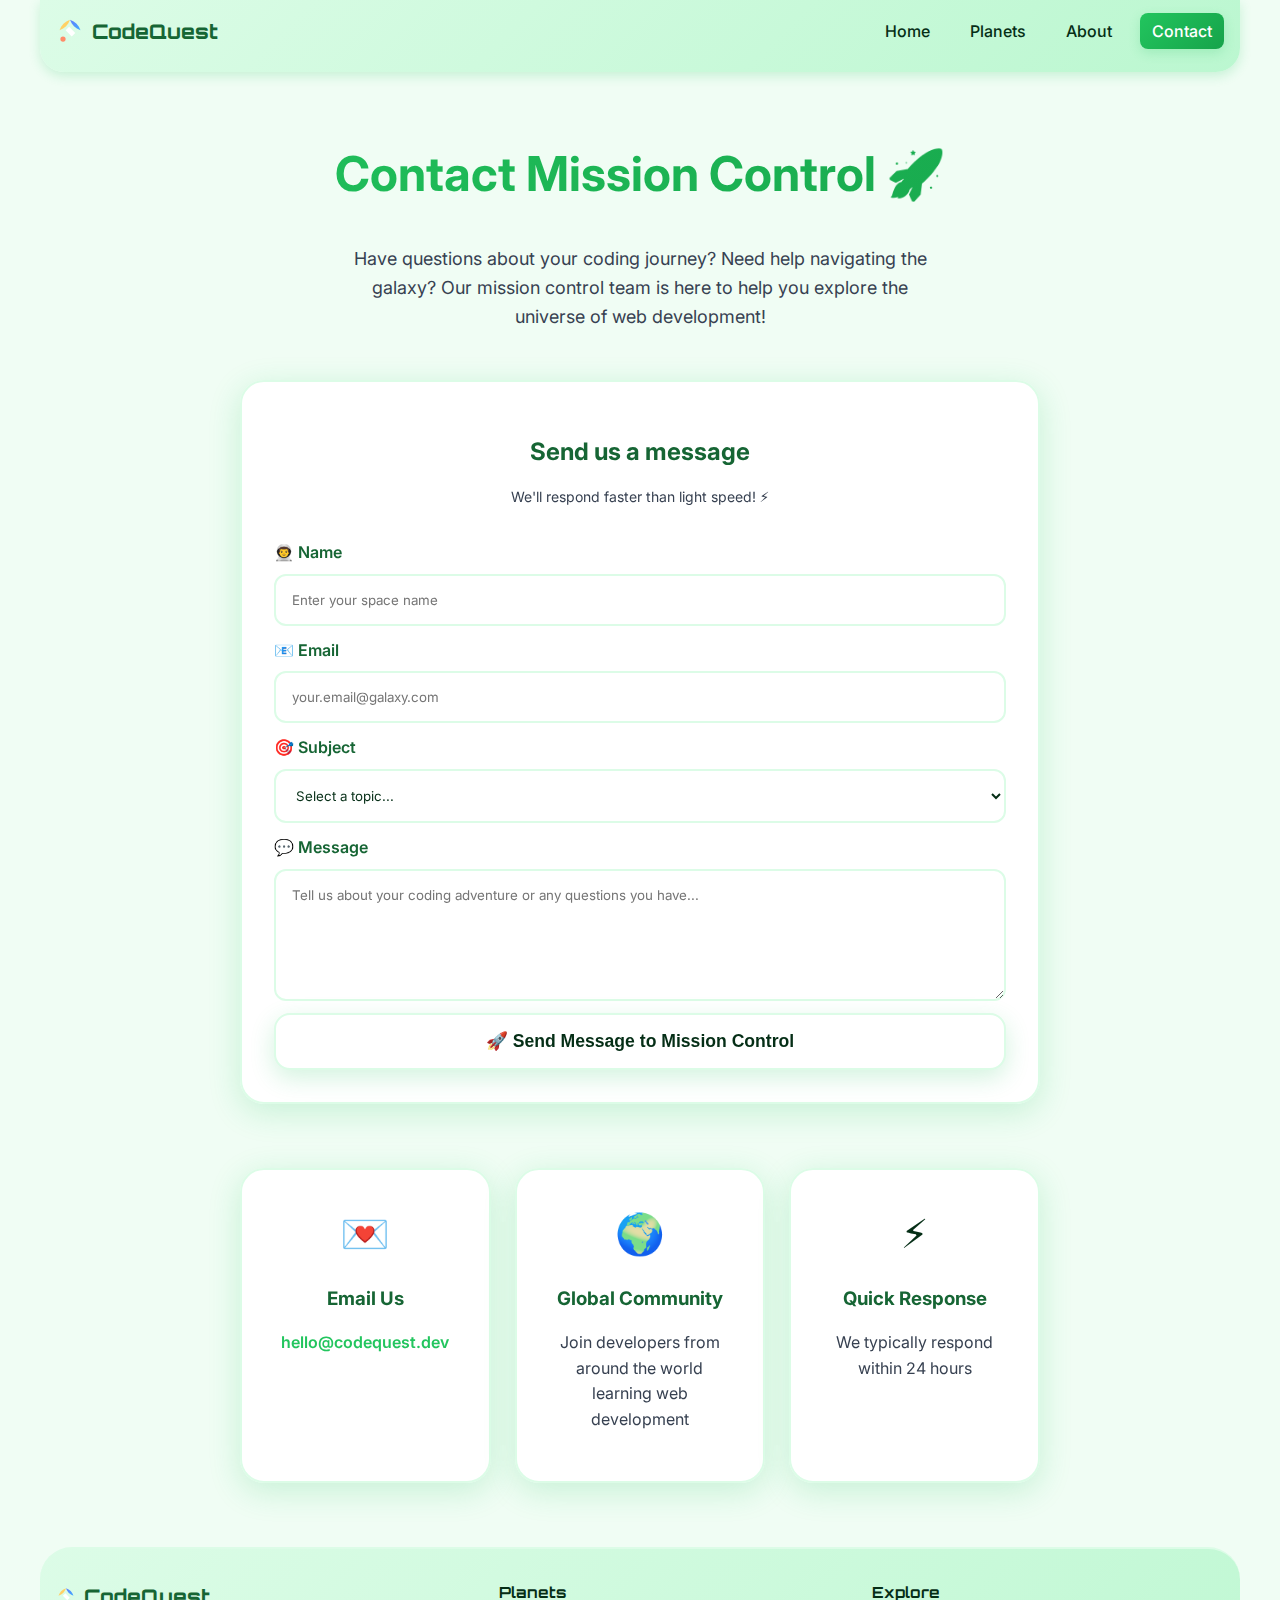
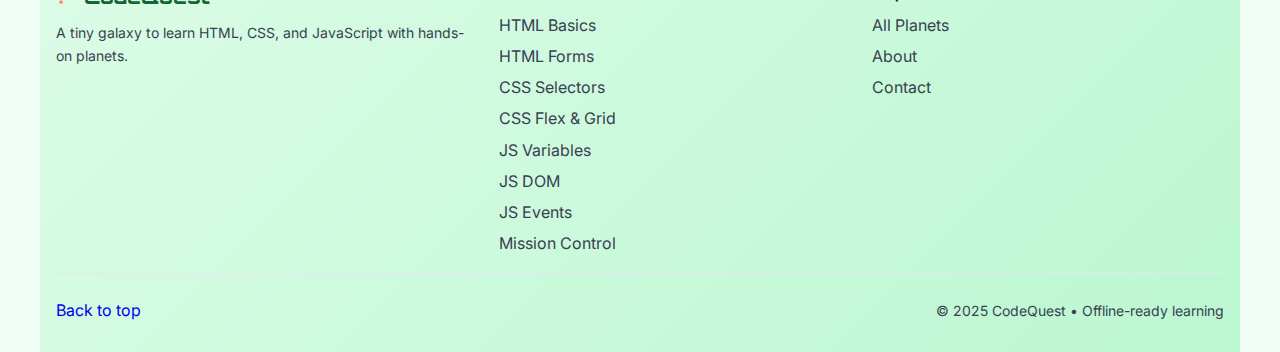
<file: contact.html>
<!DOCTYPE html>
<html lang="en">
  <head>
    <meta charset="utf-8" />
    <meta name="viewport" content="width=device-width, initial-scale=1" />
    <meta name="theme-color" content="#10b981" />
    <title>Contact – CodeQuest</title>
    <link rel="preconnect" href="https://fonts.googleapis.com" />
    <link rel="preconnect" href="https://fonts.gstatic.com" crossorigin />
    <link
      href="https://fonts.googleapis.com/css2?family=Inter:wght@400;600;800&family=Orbitron:wght@600;800&display=swap"
      rel="stylesheet"
    />
    <link rel="stylesheet" href="./css/main.css" />
    <link rel="stylesheet" href="./css/animations.css" />
    <link rel="manifest" href="./manifest.json" />
    <link rel="icon" type="image/svg+xml" href="./assets/icons/rocket.svg" />
  </head>
  <body class="space-texture">
    <a class="skip-link" href="#main">Skip to content</a>
    <header class="site-header container" role="banner">
      <a class="logo" href="./index.html" aria-label="CodeQuest home">
        <img
          src="./assets/icons/rocket.svg"
          alt="CodeQuest rocket logo"
          width="28"
          height="28"
          onerror="this.onerror=null;this.src='https://cdnjs.cloudflare.com/ajax/libs/twemoji/14.0.2/svg/1f680.svg'"
        />
        <span>CodeQuest</span>
      </a>
      <nav aria-label="Primary" class="site-nav">
        <ul>
          <li><a href="./index.html">Home</a></li>
          <li><a href="./index.html#planets">Planets</a></li>
          <li><a href="./about.html">About</a></li>
          <li><a class="active" href="./contact.html">Contact</a></li>
        </ul>
      </nav>
    </header>

    <main id="main" class="container" tabindex="-1">
      <div style="text-align: center; margin-bottom: 3rem">
        <h1
          style="
            background: var(--gradient-primary);
            -webkit-background-clip: text;
            background-clip: text;
            color: transparent;
            font-size: clamp(2rem, 5vw, 3rem);
          "
        >
          Contact Mission Control 🚀
        </h1>
        <p
          style="
            font-size: 1.125rem;
            color: var(--muted);
            max-width: 600px;
            margin: 1rem auto;
          "
        >
          Have questions about your coding journey? Need help navigating the
          galaxy? Our mission control team is here to help you explore the
          universe of web development!
        </p>
      </div>

      <div style="display: grid; gap: 2rem; max-width: 800px; margin: 0 auto">
        <form
          id="contactForm"
          class="card"
          novalidate
          aria-describedby="formNote"
        >
          <div style="text-align: center; margin-bottom: 2rem">
            <h2 style="color: var(--dark-green); margin-bottom: 0.5rem">
              Send us a message
            </h2>
            <p id="formNote" class="tiny" style="color: var(--muted)">
              We'll respond faster than light speed! ⚡
            </p>
          </div>

          <div class="field">
            <label for="name" style="font-weight: 600; color: var(--dark-green)"
              >👨‍🚀 Name</label
            >
            <input
              id="name"
              name="name"
              type="text"
              autocomplete="name"
              placeholder="Enter your space name"
              required
            />
          </div>
          <div class="field">
            <label
              for="email"
              style="font-weight: 600; color: var(--dark-green)"
              >📧 Email</label
            >
            <input
              id="email"
              name="email"
              type="email"
              autocomplete="email"
              placeholder="your.email@galaxy.com"
              required
            />
          </div>
          <div class="field">
            <label
              for="subject"
              style="font-weight: 600; color: var(--dark-green)"
              >🎯 Subject</label
            >
            <select
              id="subject"
              name="subject"
              style="
                background: #ffffff;
                border: 2px solid var(--light-green);
                color: var(--text);
                border-radius: 0.75rem;
                padding: 1rem;
                transition: all 200ms ease;
                font-family: inherit;
                width: 100%;
              "
            >
              <option value="">Select a topic...</option>
              <option value="general">General Question</option>
              <option value="bug">Bug Report</option>
              <option value="feature">Feature Request</option>
              <option value="help">Need Help</option>
              <option value="feedback">Feedback</option>
            </select>
          </div>
          <div class="field">
            <label
              for="message"
              style="font-weight: 600; color: var(--dark-green)"
              >💬 Message</label
            >
            <textarea
              id="message"
              name="message"
              rows="6"
              placeholder="Tell us about your coding adventure or any questions you have..."
              required
            ></textarea>
          </div>
          <button
            class="btn btn-primary"
            type="submit"
            style="width: 100%; justify-content: center; font-size: 1.1rem"
          >
            🚀 Send Message to Mission Control
          </button>
        </form>

        <!-- Contact Info Cards -->
        <div
          style="
            display: grid;
            grid-template-columns: repeat(auto-fit, minmax(250px, 1fr));
            gap: 1.5rem;
            margin-top: 2rem;
          "
        >
          <div class="card" style="text-align: center">
            <div style="font-size: 2.5rem; margin-bottom: 1rem">💌</div>
            <h3 style="color: var(--dark-green); margin-bottom: 1rem">
              Email Us
            </h3>
            <p style="color: var(--muted)">
              <a
                href="mailto:hello@codequest.dev"
                style="
                  color: var(--nebula-purple);
                  text-decoration: none;
                  font-weight: 600;
                "
              >
                hello@codequest.dev
              </a>
            </p>
          </div>

          <div class="card" style="text-align: center">
            <div style="font-size: 2.5rem; margin-bottom: 1rem">🌍</div>
            <h3 style="color: var(--dark-green); margin-bottom: 1rem">
              Global Community
            </h3>
            <p style="color: var(--muted)">
              Join developers from around the world learning web development
            </p>
          </div>

          <div class="card" style="text-align: center">
            <div style="font-size: 2.5rem; margin-bottom: 1rem">⚡</div>
            <h3 style="color: var(--dark-green); margin-bottom: 1rem">
              Quick Response
            </h3>
            <p style="color: var(--muted)">
              We typically respond within 24 hours
            </p>
          </div>
        </div>
      </div>

      <div id="toast" role="status" aria-live="polite" class="toast" hidden>
        <strong>🎉 Message Sent!</strong>
        <span
          >Thanks for reaching out! We'll get back to you in light-years
          😉</span
        >
      </div>
    </main>

    <footer class="site-footer container">
      <div class="footer-grid">
        <div class="footer-col footer-brand">
          <a class="logo" href="./index.html" aria-label="CodeQuest home">
            <img
              src="./assets/icons/rocket.svg"
              alt="CodeQuest rocket logo"
              width="20"
              height="20"
              onerror="this.onerror=null;this.src='https://cdnjs.cloudflare.com/ajax/libs/twemoji/14.0.2/svg/1f680.svg'"
            />
            <span>CodeQuest</span>
          </a>
          <p class="tiny">
            A tiny galaxy to learn HTML, CSS, and JavaScript with hands-on
            planets.
          </p>
        </div>
        <div class="footer-col">
          <h3 class="footer-title">Planets</h3>
          <ul class="footer-links">
            <li><a href="./planets/html-basics.html">HTML Basics</a></li>
            <li><a href="./planets/html-forms.html">HTML Forms</a></li>
            <li><a href="./planets/css-selectors.html">CSS Selectors</a></li>
            <li><a href="./planets/css-flexgrid.html">CSS Flex & Grid</a></li>
            <li><a href="./planets/js-variables.html">JS Variables</a></li>
            <li><a href="./planets/js-dom.html">JS DOM</a></li>
            <li><a href="./planets/js-events.html">JS Events</a></li>
            <li>
              <a href="./planets/mission-control.html">Mission Control</a>
            </li>
          </ul>
        </div>
        <div class="footer-col">
          <h3 class="footer-title">Explore</h3>
          <ul class="footer-links">
            <li><a href="./index.html#planets">All Planets</a></li>
            <li><a href="./about.html">About</a></li>
            <li><a href="./contact.html">Contact</a></li>
          </ul>
        </div>
      </div>
      <div class="footer-bottom">
        <a href="#" class="back-to-top">Back to top</a>
        <p class="tiny">© 2025 CodeQuest • Offline-ready learning</p>
      </div>
    </footer>

    <script type="module" src="./js/galaxy.js"></script>
  </body>
</html>
</file>
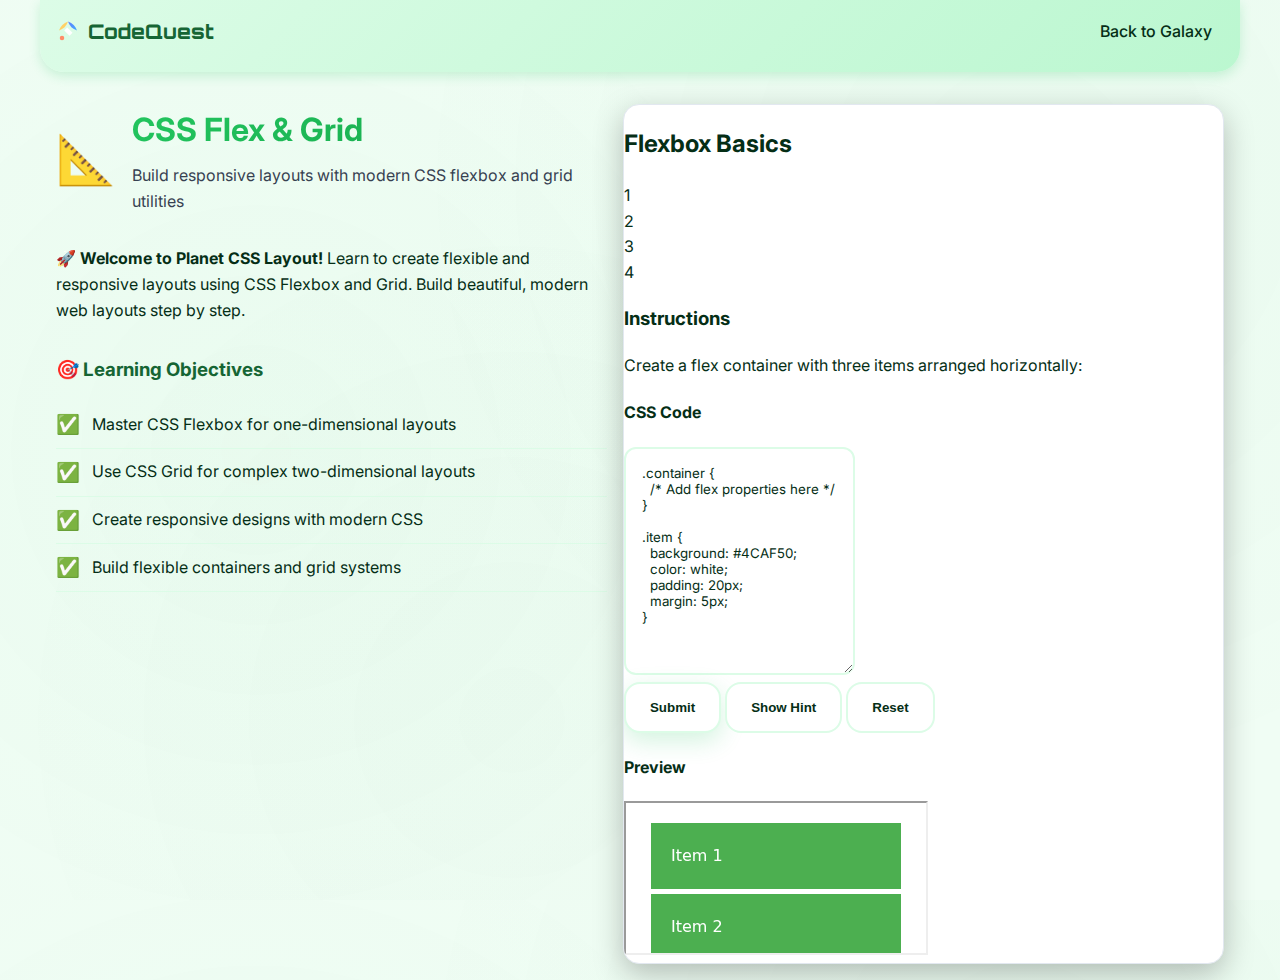
<file: planets/css-flexgrid.html>
<!DOCTYPE html>
<html lang="en">
  <head>
    <meta charset="utf-8" />
    <meta name="viewport" content="width=device-width, initial-scale=1" />
    <title>CSS Flex & Grid – CodeQuest</title>
    <link rel="preconnect" href="https://fonts.googleapis.com" />
    <link rel="preconnect" href="https://fonts.gstatic.com" crossorigin />
    <link
      href="https://fonts.googleapis.com/css2?family=Inter:wght@400;600;800&family=Orbitron:wght@600;800&display=swap"
      rel="stylesheet"
    />
    <link rel="stylesheet" href="../css/main.css" />
    <link rel="stylesheet" href="../css/planets.css" />
    <link rel="manifest" href="../manifest.json" />
    <link rel="icon" type="image/svg+xml" href="../assets/icons/rocket.svg" />
  </head>
  <body>
    <header class="site-header container" role="banner">
      <a class="logo" href="../index.html">
        <img
          src="../assets/icons/rocket.svg"
          alt="CodeQuest rocket logo"
          width="24"
          height="24"
        />
        <span>CodeQuest</span>
      </a>
      <nav class="site-nav" aria-label="Planet">
        <ul>
          <li><a href="../index.html#planets">Back to Galaxy</a></li>
        </ul>
      </nav>
    </header>

    <main class="container split" id="main" tabindex="-1">
      <section
        aria-labelledby="lesson-title"
        class="lesson-content animate-fade-up"
      >
        <div
          style="
            display: flex;
            align-items: center;
            gap: 1rem;
            margin-bottom: 2rem;
          "
        >
          <div style="font-size: 3rem">📐</div>
          <div>
            <h1
              id="lesson-title"
              style="
                background: var(--gradient-primary);
                -webkit-background-clip: text;
                background-clip: text;
                color: transparent;
                margin: 0;
              "
            >
              CSS Flex & Grid
            </h1>
            <p style="color: var(--muted); margin: 0.5rem 0 0">
              Build responsive layouts with modern CSS flexbox and grid
              utilities
            </p>
          </div>
        </div>

        <div class="interactive-demo">
          <p>
            🚀 <strong>Welcome to Planet CSS Layout!</strong> Learn to create
            flexible and responsive layouts using CSS Flexbox and Grid. Build
            beautiful, modern web layouts step by step.
          </p>
        </div>

        <div class="progress-bar">
          <div class="progress-fill" style="width: 25%"></div>
        </div>

        <h3 style="color: var(--dark-green); margin: 2rem 0 1rem">
          🎯 Learning Objectives
        </h3>
        <ul style="list-style: none; padding: 0">
          <li
            style="
              display: flex;
              align-items: center;
              gap: 0.75rem;
              padding: 0.5rem 0;
              border-bottom: 1px solid var(--light-green);
            "
          >
            <span style="color: var(--success); font-size: 1.2rem">✅</span>
            Master CSS Flexbox for one-dimensional layouts
          </li>
          <li
            style="
              display: flex;
              align-items: center;
              gap: 0.75rem;
              padding: 0.5rem 0;
              border-bottom: 1px solid var(--light-green);
            "
          >
            <span style="color: var(--success); font-size: 1.2rem">✅</span>
            Use CSS Grid for complex two-dimensional layouts
          </li>
          <li
            style="
              display: flex;
              align-items: center;
              gap: 0.75rem;
              padding: 0.5rem 0;
              border-bottom: 1px solid var(--light-green);
            "
          >
            <span style="color: var(--success); font-size: 1.2rem">✅</span>
            Create responsive designs with modern CSS
          </li>
          <li
            style="
              display: flex;
              align-items: center;
              gap: 0.75rem;
              padding: 0.5rem 0;
              border-bottom: 1px solid var(--light-green);
            "
          >
            <span style="color: var(--success); font-size: 1.2rem">✅</span>
            Build flexible containers and grid systems
          </li>
        </ul>
      </section>

      <section
        class="editor-wrap"
        aria-label="Interactive CSS Layout Exercises"
      >
        <div class="editor-area">
          <div id="coding-exercises"></div>
        </div>
      </section>
    </main>

    <script type="module" src="../js/galaxy.js"></script>
    <script type="module" src="../js/css-flexgrid.js"></script>
  </body>
</html>
</file>
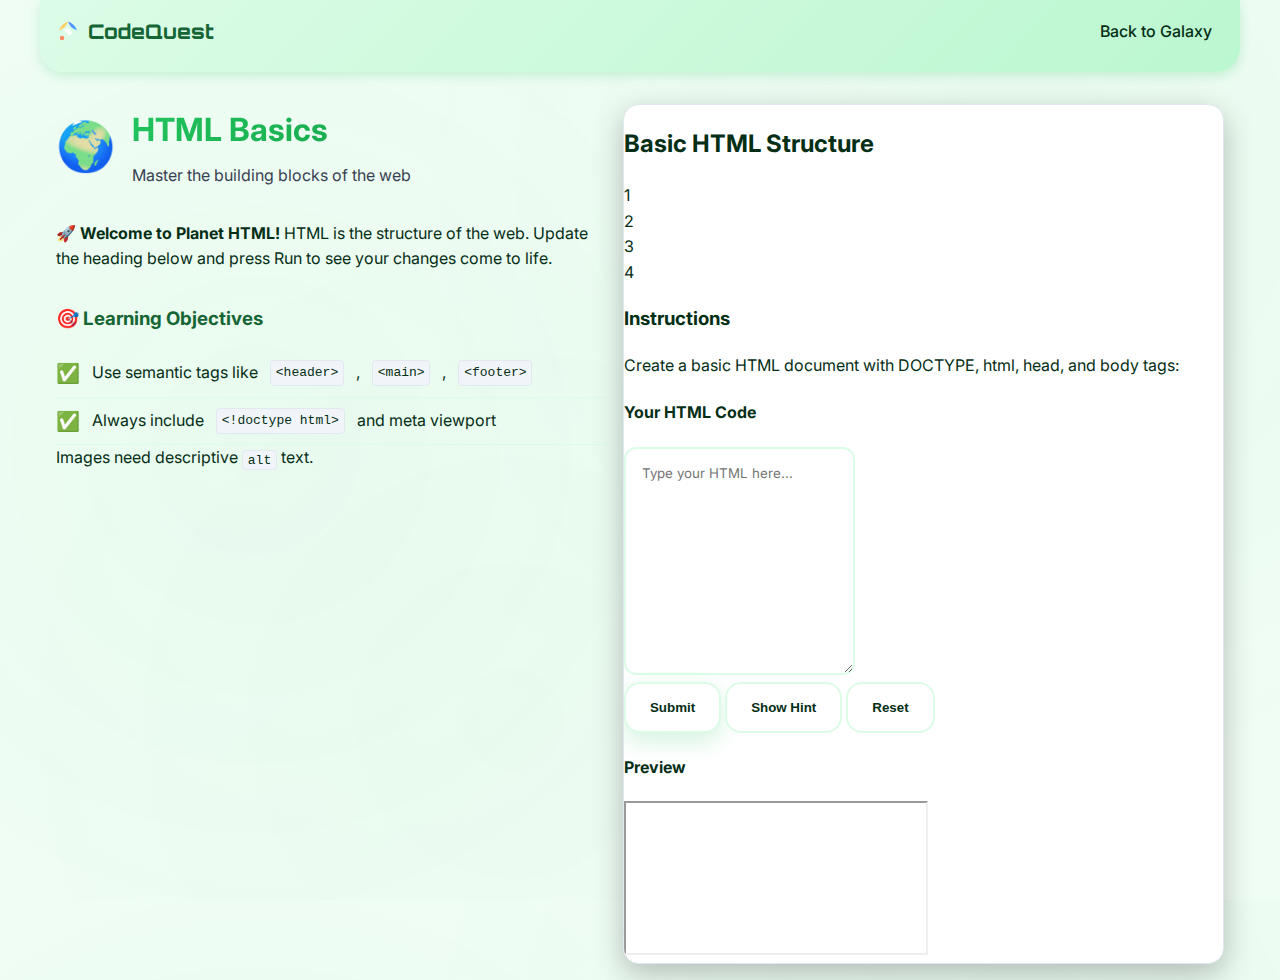
<file: planets/html-basics.html>
<!DOCTYPE html>
<html lang="en">
  <head>
    <meta charset="utf-8" />
    <meta name="viewport" content="width=device-width, initial-scale=1" />
    <title>HTML Basics – CodeQuest</title>
    <link rel="preconnect" href="https://fonts.googleapis.com" />
    <link rel="preconnect" href="https://fonts.gstatic.com" crossorigin />
    <link
      href="https://fonts.googleapis.com/css2?family=Inter:wght@400;600;800&family=Orbitron:wght@600;800&display=swap"
      rel="stylesheet"
    />
    <link rel="stylesheet" href="../css/main.css" />
    <link rel="stylesheet" href="../css/planets.css" />
    <link rel="stylesheet" href="../css/animations.css" />
    <link rel="manifest" href="../manifest.json" />
    <link rel="icon" type="image/svg+xml" href="../assets/icons/rocket.svg" />
  </head>
  <body>
    <header class="site-header container" role="banner">
      <a class="logo" href="../index.html">
        <img
          src="../assets/icons/rocket.svg"
          alt="CodeQuest rocket logo"
          width="24"
          height="24"
        />
        <span>CodeQuest</span>
      </a>
      <nav class="site-nav" aria-label="Planet">
        <ul>
          <li><a href="../index.html#planets">Back to Galaxy</a></li>
        </ul>
      </nav>
    </header>

    <main class="container split" id="main" tabindex="-1">
      <section
        aria-labelledby="lesson-title"
        class="lesson-content animate-fade-up"
      >
        <div
          style="
            display: flex;
            align-items: center;
            gap: 1rem;
            margin-bottom: 2rem;
          "
        >
          <div style="font-size: 3rem">🌍</div>
          <div>
            <h1
              id="lesson-title"
              style="
                background: var(--gradient-primary);
                -webkit-background-clip: text;
                background-clip: text;
                color: transparent;
                margin: 0;
              "
            >
              HTML Basics
            </h1>
            <p style="color: var(--muted); margin: 0.5rem 0 0">
              Master the building blocks of the web
            </p>
          </div>
        </div>

        <div class="interactive-demo">
          <p>
            🚀 <strong>Welcome to Planet HTML!</strong> HTML is the structure of
            the web. Update the heading below and press Run to see your changes
            come to life.
          </p>
        </div>

        <div class="progress-bar">
          <div class="progress-fill" style="width: 25%"></div>
        </div>

        <h3 style="color: var(--dark-green); margin: 2rem 0 1rem">
          🎯 Learning Objectives
        </h3>
        <ul style="list-style: none; padding: 0">
          <li
            style="
              display: flex;
              align-items: center;
              gap: 0.75rem;
              padding: 0.5rem 0;
              border-bottom: 1px solid var(--light-green);
            "
          >
            <span style="color: var(--success); font-size: 1.2rem">✅</span>
            Use semantic tags like <code>&lt;header&gt;</code>,
            <code>&lt;main&gt;</code>, <code>&lt;footer&gt;</code>
          </li>
          <li
            style="
              display: flex;
              align-items: center;
              gap: 0.75rem;
              padding: 0.5rem 0;
              border-bottom: 1px solid var(--light-green);
            "
          >
            <span style="color: var(--success); font-size: 1.2rem">✅</span>
            Always include <code>&lt;!doctype html&gt;</code> and meta viewport
          </li>
          <li>Images need descriptive <code>alt</code> text.</li>
        </ul>
      </section>

      <section class="editor-wrap" aria-label="Interactive HTML Exercises">
        <div class="editor-area">
          <div id="coding-exercises"></div>
        </div>
      </section>
    </main>

    <script type="module" src="../js/galaxy.js"></script>
    <script type="module" src="../js/html-basics.js"></script>
  </body>
</html>
</file>
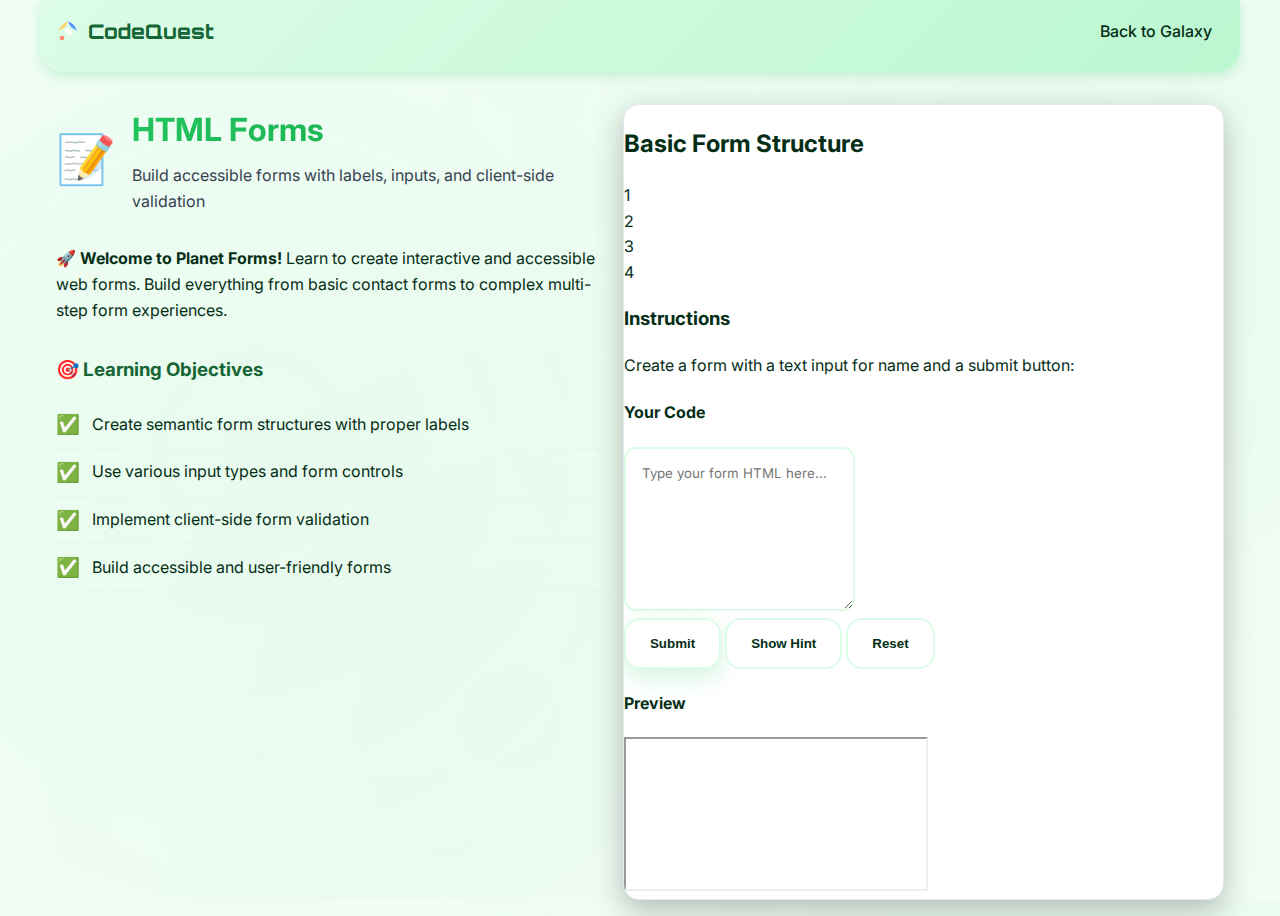
<file: planets/html-forms.html>
<!DOCTYPE html>
<html lang="en">
  <head>
    <meta charset="utf-8" />
    <meta name="viewport" content="width=device-width, initial-scale=1" />
    <title>HTML Forms – CodeQuest</title>
    <link rel="preconnect" href="https://fonts.googleapis.com" />
    <link rel="preconnect" href="https://fonts.gstatic.com" crossorigin />
    <link
      href="https://fonts.googleapis.com/css2?family=Inter:wght@400;600;800&family=Orbitron:wght@600;800&display=swap"
      rel="stylesheet"
    />
    <link rel="stylesheet" href="../css/main.css" />
    <link rel="stylesheet" href="../css/planets.css" />
    <link rel="manifest" href="../manifest.json" />
    <link rel="icon" type="image/svg+xml" href="../assets/icons/rocket.svg" />
  </head>
  <body>
    <header class="site-header container" role="banner">
      <a class="logo" href="../index.html">
        <img
          src="../assets/icons/rocket.svg"
          alt="CodeQuest rocket logo"
          width="24"
          height="24"
        />
        <span>CodeQuest</span>
      </a>
      <nav class="site-nav" aria-label="Planet">
        <ul>
          <li><a href="../index.html#planets">Back to Galaxy</a></li>
        </ul>
      </nav>
    </header>

    <main class="container split" id="main" tabindex="-1">
      <section
        aria-labelledby="lesson-title"
        class="lesson-content animate-fade-up"
      >
        <div
          style="
            display: flex;
            align-items: center;
            gap: 1rem;
            margin-bottom: 2rem;
          "
        >
          <div style="font-size: 3rem">📝</div>
          <div>
            <h1
              id="lesson-title"
              style="
                background: var(--gradient-primary);
                -webkit-background-clip: text;
                background-clip: text;
                color: transparent;
                margin: 0;
              "
            >
              HTML Forms
            </h1>
            <p style="color: var(--muted); margin: 0.5rem 0 0">
              Build accessible forms with labels, inputs, and client-side
              validation
            </p>
          </div>
        </div>

        <div class="interactive-demo">
          <p>
            🚀 <strong>Welcome to Planet Forms!</strong> Learn to create
            interactive and accessible web forms. Build everything from basic
            contact forms to complex multi-step form experiences.
          </p>
        </div>

        <div class="progress-bar">
          <div class="progress-fill" style="width: 25%"></div>
        </div>

        <h3 style="color: var(--dark-green); margin: 2rem 0 1rem">
          🎯 Learning Objectives
        </h3>
        <ul style="list-style: none; padding: 0">
          <li
            style="
              display: flex;
              align-items: center;
              gap: 0.75rem;
              padding: 0.5rem 0;
              border-bottom: 1px solid var(--light-green);
            "
          >
            <span style="color: var(--success); font-size: 1.2rem">✅</span>
            Create semantic form structures with proper labels
          </li>
          <li
            style="
              display: flex;
              align-items: center;
              gap: 0.75rem;
              padding: 0.5rem 0;
              border-bottom: 1px solid var(--light-green);
            "
          >
            <span style="color: var(--success); font-size: 1.2rem">✅</span>
            Use various input types and form controls
          </li>
          <li
            style="
              display: flex;
              align-items: center;
              gap: 0.75rem;
              padding: 0.5rem 0;
              border-bottom: 1px solid var(--light-green);
            "
          >
            <span style="color: var(--success); font-size: 1.2rem">✅</span>
            Implement client-side form validation
          </li>
          <li
            style="
              display: flex;
              align-items: center;
              gap: 0.75rem;
              padding: 0.5rem 0;
              border-bottom: 1px solid var(--light-green);
            "
          >
            <span style="color: var(--success); font-size: 1.2rem">✅</span>
            Build accessible and user-friendly forms
          </li>
        </ul>
      </section>

      <section class="editor-wrap" aria-label="Interactive HTML Form Exercises">
        <div class="editor-area">
          <div id="coding-exercises"></div>
        </div>
      </section>
    </main>

    <script type="module" src="../js/galaxy.js"></script>
    <script type="module" src="../js/html-forms.js"></script>
  </body>
</html>
</file>
<file: css/main.css>
:root {
  /* Enhanced Green Space Theme */
  --space-black: #f0fdf4; /* page background - very light green */
  --nebula-purple: #22c55e; /* green-500 - primary green */
  --aurora-cyan: #16a34a; /* green-600 - secondary green */
  --aurora-cyan-strong: #15803d; /* green-700 for better contrast */
  --cosmic-gold: #fbbf24; /* amber-400 - complementary accent */
  --text: #052e16; /* dark green text */
  --muted: #374151; /* gray-700 for better contrast */
  --bg: var(--space-black);
  --surface: #ffffff; /* cards and panels */
  --focus: #22c55e; /* focus to match primary */
  --light-green: #dcfce7; /* green-100 for subtle backgrounds */
  --dark-green: #166534; /* green-800 for emphasis */
  --success: #10b981; /* emerald-500 for success states */
  --gradient-primary: linear-gradient(135deg, #22c55e, #16a34a);
  --gradient-secondary: linear-gradient(135deg, #dcfce7, #bbf7d0);
  --shadow-green: rgba(34, 197, 94, 0.2);
  --shadow-dark: rgba(0, 0, 0, 0.1);
}

* {
  box-sizing: border-box;
}
html,
body {
  height: 100%;
}
body {
  margin: 0;
  font-family: Inter, system-ui, -apple-system, Segoe UI, Roboto,
    "Helvetica Neue", Arial, sans-serif;
  color: var(--text);
  background: var(--bg);
  line-height: 1.6;
  /* Add subtle green gradient background */
  background-image: radial-gradient(
      circle at 20% 50%,
      rgba(34, 197, 94, 0.03) 0%,
      transparent 50%
    ),
    radial-gradient(
      circle at 80% 20%,
      rgba(22, 163, 74, 0.03) 0%,
      transparent 50%
    ),
    radial-gradient(
      circle at 40% 80%,
      rgba(21, 128, 61, 0.02) 0%,
      transparent 50%
    );
}

img {
  max-width: 100%;
  display: block;
}
:focus {
  outline: 2px solid var(--focus);
  outline-offset: 2px;
}
:focus:not(:focus-visible) {
  outline: none;
}
:focus-visible {
  outline: 2px solid var(--aurora-cyan);
  outline-offset: 2px;
}

.container {
  max-width: 1200px;
  margin-inline: auto;
  padding: 1rem;
}
.skip-link {
  position: absolute;
  left: -9999px;
  top: auto;
  width: 1px;
  height: 1px;
  overflow: hidden;
}
.skip-link:focus {
  left: 1rem;
  top: 1rem;
  width: auto;
  height: auto;
  background: #000;
  color: #fff;
  padding: 0.5rem 1rem;
  border-radius: 0.5rem;
  z-index: 1000;
}

.site-header {
  display: flex;
  align-items: center;
  justify-content: space-between;
  gap: 1rem;
  padding: 1rem 1rem 1.5rem;
  background: var(--gradient-secondary);
  border-radius: 0 0 1.5rem 1.5rem;
  margin-bottom: 1rem;
  box-shadow: 0 4px 12px var(--shadow-green);
}
.logo {
  display: inline-flex;
  align-items: center;
  gap: 0.5rem;
  font-family: Orbitron, Inter, sans-serif;
  font-weight: 800;
  font-size: 1.25rem;
  color: var(--dark-green);
  text-decoration: none;
  transition: transform 200ms ease, color 200ms ease;
}
.logo:hover {
  transform: scale(1.05);
  color: var(--nebula-purple);
}
.site-nav ul {
  display: flex;
  gap: 1rem;
  list-style: none;
  margin: 0;
  padding: 0;
}
.site-nav a {
  color: var(--text);
  text-decoration: none;
  padding: 0.5rem 0.75rem;
  border-radius: 0.5rem;
  transition: all 200ms ease;
  font-weight: 500;
}
.site-nav a:hover,
.site-nav a.active {
  background: var(--gradient-primary);
  color: white;
  transform: translateY(-1px);
  box-shadow: 0 4px 12px var(--shadow-green);
}

.hero {
  position: relative;
  min-height: 60vh;
  display: grid;
  place-items: center;
  margin: 2rem 0;
  border-radius: 2rem;
  overflow: hidden;
  box-shadow: 0 8px 32px var(--shadow-dark);
}
.hero-bg {
  position: absolute;
  inset: 0;
  background-image: var(--bg);
  background-size: cover;
  background-position: center;
  /* Subtle color correction for better clarity and depth */
  filter: brightness(0.92) saturate(1.15) contrast(1.1) hue-rotate(-4deg);
}
.hero::after {
  content: "";
  position: absolute;
  inset: 0;
  background: linear-gradient(
    135deg,
    rgba(34, 197, 94, 0.15),
    rgba(22, 163, 74, 0.25),
    rgba(220, 252, 231, 0.4)
  );
}
.hero-inner {
  position: relative;
  text-align: center;
  padding: 4rem 1rem;
}
.hero h1 {
  font-family: Orbitron, Inter, sans-serif;
  font-size: clamp(2rem, 5vw, 3rem);
  margin: 0.25rem 0;
}
.hero p {
  color: var(--muted);
  margin: 0 0 1rem;
}

.btn {
  display: inline-flex;
  align-items: center;
  gap: 0.5rem;
  border: 1px solid #cbd5e1;
  color: #0f172a;
  background: #ffffff;
  padding: 0.75rem 1rem;
  border-radius: 0.75rem;
  cursor: pointer;
  transition: color 160ms ease, border-color 160ms ease, box-shadow 160ms ease,
    background-color 160ms ease, transform 120ms ease;
}
.btn:hover {
  background: #f8fafc;
  color: var(--aurora-cyan-strong);
  border-color: var(--nebula-purple);
}
.btn-primary {
  background: var(--gradient-primary);
  border: none;
  color: #ffffff;
  font-weight: 700;
  box-shadow: 0 8px 25px var(--shadow-green);
  position: relative;
  overflow: hidden;
}
.btn-primary::before {
  content: "";
  position: absolute;
  top: 0;
  left: -100%;
  width: 100%;
  height: 100%;
  background: linear-gradient(
    90deg,
    transparent,
    rgba(255, 255, 255, 0.3),
    transparent
  );
  transition: left 0.5s;
}
.btn-primary:hover::before {
  left: 100%;
}
.btn-primary:hover {
  background: linear-gradient(135deg, var(--aurora-cyan), var(--nebula-purple));
  transform: translateY(-2px);
  box-shadow: 0 12px 30px var(--shadow-green);
}
.btn:active,
.btn-primary:active {
  transform: translateY(0);
}

.section-title {
  font-family: Orbitron, Inter, sans-serif;
  margin-top: 2rem;
}
.planet-grid {
  display: grid;
  grid-template-columns: repeat(auto-fit, minmax(220px, 1fr));
  gap: 1rem;
  margin: 1rem 0 3rem;
}
.planet-card {
  display: flex;
  flex-direction: column;
  background: var(--surface);
  border: 2px solid transparent;
  border-radius: 1.5rem;
  overflow: hidden;
  text-decoration: none;
  color: inherit;
  transition: all 300ms ease;
  box-shadow: 0 4px 20px var(--shadow-dark);
  position: relative;
}
.planet-card::before {
  content: "";
  position: absolute;
  inset: 0;
  border-radius: 1.5rem;
  padding: 2px;
  background: var(--gradient-primary);
  mask: linear-gradient(#fff 0 0) content-box, linear-gradient(#fff 0 0);
  mask-composite: xor;
  opacity: 0;
  transition: opacity 300ms ease;
}
.planet-card:hover::before {
  opacity: 1;
}
.planet-card:hover {
  transform: translateY(-8px) scale(1.02);
  box-shadow: 0 12px 40px var(--shadow-green);
  border-color: var(--nebula-purple);
}
.planet-card img {
  aspect-ratio: 16/9;
  object-fit: cover;
}
.card-meta {
  display: flex;
  align-items: center;
  justify-content: space-between;
  padding: 0.75rem 1rem;
}
.card-meta h3 {
  margin: 0;
  font-size: 1rem;
}
.ring {
  --size: 32px;
  inline-size: var(--size);
  block-size: var(--size);
  border-radius: 50%;
  border: 3px solid var(--light-green);
  position: relative;
  background: var(--gradient-secondary);
  display: grid;
  place-items: center;
  transition: all 200ms ease;
}
.ring::after {
  content: attr(data-progress) "%";
  position: absolute;
  inset: 0;
  display: grid;
  place-items: center;
  font-size: 0.625rem;
  font-weight: 600;
  color: var(--dark-green);
}
.planet-card:hover .ring {
  border-color: var(--success);
  background: var(--gradient-primary);
}
.planet-card:hover .ring::after {
  color: white;
}

.site-footer {
  border-top: 2px solid var(--light-green);
  padding: 2rem 1rem 1rem;
  margin-top: 3rem;
  color: var(--muted);
  background: var(--gradient-secondary);
  border-radius: 2rem 2rem 0 0;
}
.site-footer .footer-grid {
  display: grid;
  gap: 1rem 1.25rem;
}
@media (min-width: 720px) {
  .site-footer .footer-grid {
    grid-template-columns: 1.2fr 1fr 1fr;
    align-items: start;
  }
}
.footer-col .footer-title,
.site-footer .footer-title {
  margin: 0 0 0.5rem 0;
  font-family: Orbitron, Inter, sans-serif;
  font-size: 0.95rem;
  color: var(--text);
}
.footer-links {
  list-style: none;
  margin: 0;
  padding: 0;
  display: grid;
  gap: 0.35rem 0.75rem;
}
.footer-links a {
  color: inherit;
  text-decoration: none;
}
.footer-links a:hover {
  color: var(--aurora-cyan-strong);
}
.footer-brand p {
  margin: 0.5rem 0 0.75rem;
}
.footer-bottom {
  display: flex;
  align-items: center;
  justify-content: space-between;
  gap: 0.5rem;
  border-top: 1px solid #e2e8f0;
  margin-top: 1rem;
  padding-top: 0.75rem;
}
.back-to-top {
  text-decoration: none;
}
.back-to-top:hover {
  color: var(--aurora-cyan-strong);
}
.social {
  margin-top: 0.25rem;
}
.site-footer .inline a {
  color: inherit;
  text-decoration: none;
}
.site-footer .inline a:hover {
  color: var(--aurora-cyan-strong);
}
.inline {
  display: flex;
  flex-wrap: wrap;
  gap: 0.75rem;
  list-style: none;
  margin: 0;
  padding: 0;
}
.tiny {
  font-size: 0.875rem;
  color: var(--muted);
}

/* Contact */
.space-texture {
  background-image: url("https://source.unsplash.com/featured/?green,texture");
  /* url("https://images.unsplash.com/photo-1501785888041-af3ef285b470?auto=format&fit=crop&w=1600&q=60"); */
  background-size: cover;
  background-attachment: fixed;
}
.card {
  background: rgba(255, 255, 255, 0.95);
  border: 2px solid var(--light-green);
  border-radius: 1.5rem;
  padding: 2rem;
  backdrop-filter: blur(12px);
  box-shadow: 0 8px 32px var(--shadow-green);
  transition: all 300ms ease;
}
.card:hover {
  border-color: var(--nebula-purple);
  transform: translateY(-4px);
  box-shadow: 0 12px 40px var(--shadow-green);
}
.field {
  display: flex;
  flex-direction: column;
  gap: 0.5rem;
  margin: 0.75rem 0;
}
input,
textarea {
  background: #ffffff;
  border: 2px solid var(--light-green);
  color: var(--text);
  border-radius: 0.75rem;
  padding: 1rem;
  transition: all 200ms ease;
  font-family: inherit;
}
input:focus,
textarea:focus {
  border-color: var(--nebula-purple);
  box-shadow: 0 0 0 3px var(--shadow-green);
  outline: none;
}
.toast {
  position: fixed;
  top: 50%;
  left: 50%;
  transform: translate(-50%, -50%);
  background: #ffffff;
  border: 1px solid #a7f3d0;
  padding: 1rem 1.25rem;
  border-radius: 0.75rem;
  box-shadow: 0 18px 40px rgba(0, 0, 0, 0.18),
    0 0 0 3px rgba(16, 185, 129, 0.15);
  color: #0b1e14;
  text-align: center;
  min-width: 260px;
  max-width: min(90vw, 480px);
  z-index: 1000;
}
.toast strong {
  display: block;
  margin-bottom: 0.25rem;
  color: #15803d; /* deep green accent */
}
.toast.show {
  animation: toast-pop 220ms ease-out;
}
@keyframes toast-pop {
  from {
    opacity: 0;
    transform: translate(-50%, -46%) scale(0.96);
  }
  to {
    opacity: 1;
    transform: translate(-50%, -50%) scale(1);
  }
}

/* About */
.team-grid {
  display: grid;
  grid-template-columns: repeat(auto-fit, minmax(260px, 1fr));
  gap: 1.5rem;
  margin: 2rem 0;
}
.team-card {
  display: flex;
  gap: 1rem;
  align-items: center;
  background: var(--surface);
  border: 2px solid var(--light-green);
  border-radius: 1rem;
  padding: 1.5rem;
  transition: all 300ms ease;
  box-shadow: 0 4px 20px var(--shadow-dark);
}
.team-card:hover {
  border-color: var(--nebula-purple);
  transform: translateY(-4px);
  box-shadow: 0 8px 30px var(--shadow-green);
}
.team-card img {
  width: 56px;
  height: 56px;
  border-radius: 50%;
  object-fit: cover;
}
.timeline {
  margin: 2rem 0;
}
svg text {
  fill: var(--muted);
  font-size: 0.75rem;
}

/* Planet pages */
.split {
  display: grid;
  gap: 1rem;
}
@media (min-width: 960px) {
  .split {
    grid-template-columns: 1.1fr 1.2fr;
  }
}
.editor-wrap {
  background: var(--surface);
  border: 1px solid #e2e8f0;
  border-radius: 1rem;
  overflow: hidden;
}
.editor-toolbar {
  display: flex;
  gap: 0.5rem;
  justify-content: flex-end;
  padding: 0.5rem;
  border-bottom: 1px solid #e2e8f0;
}
.editor-area {
  min-height: 320px;
}
.preview {
  margin-top: 1rem;
  background: #ffffff;
  border: 1px solid #e2e8f0;
  border-radius: 1rem;
  overflow: hidden;
}
.preview iframe {
  width: 100%;
  height: 340px;
  border: 0;
  background: #fff;
}

/* Fallback editors (when Monaco CDN is unavailable) */
.editor-area .fallback-stack {
  display: grid;
  gap: 0.5rem;
}
.editor-area .fallback-editor {
  width: 100%;
  min-height: 220px;
  font-family: ui-monospace, SFMono-Regular, Menlo, Monaco, Consolas,
    "Liberation Mono", "Courier New", monospace;
  line-height: 1.4;
}

/* Reduced motion */
@media (prefers-reduced-motion: reduce) {
  * {
    scroll-behavior: auto;
    animation: none !important;
    transition: none !important;
  }
}

/* Enhanced animations and effects */
@keyframes float {
  0%,
  100% {
    transform: translateY(0px);
  }
  50% {
    transform: translateY(-10px);
  }
}

@keyframes glow {
  0%,
  100% {
    box-shadow: 0 0 20px var(--shadow-green);
  }
  50% {
    box-shadow: 0 0 30px var(--shadow-green), 0 0 40px var(--shadow-green);
  }
}

.floating {
  animation: float 3s ease-in-out infinite;
}

/* Section improvements */
.section-title {
  font-family: Orbitron, Inter, sans-serif;
  margin: 3rem 0 2rem;
  text-align: center;
  background: var(--gradient-primary);
  -webkit-background-clip: text;
  background-clip: text;
  color: transparent;
  font-size: clamp(1.5rem, 4vw, 2.5rem);
  position: relative;
}

.section-title::after {
  content: "";
  position: absolute;
  bottom: -0.5rem;
  left: 50%;
  transform: translateX(-50%);
  width: 80px;
  height: 3px;
  background: var(--gradient-primary);
  border-radius: 2px;
}

/* Enhanced button styles */
.btn {
  display: inline-flex;
  align-items: center;
  gap: 0.5rem;
  border: 2px solid var(--light-green);
  color: var(--text);
  background: #ffffff;
  padding: 1rem 1.5rem;
  border-radius: 1rem;
  cursor: pointer;
  transition: all 250ms ease;
  font-weight: 600;
  text-decoration: none;
  position: relative;
  overflow: hidden;
}
.btn::before {
  content: "";
  position: absolute;
  top: 0;
  left: -100%;
  width: 100%;
  height: 100%;
  background: var(--gradient-primary);
  transition: left 0.3s ease;
  z-index: -1;
}
.btn:hover::before {
  left: 0;
}
.btn:hover {
  color: white;
  border-color: var(--nebula-purple);
  transform: translateY(-2px);
  box-shadow: 0 8px 25px var(--shadow-green);
}

/* Scroll animations */
@keyframes fadeInUp {
  from {
    opacity: 0;
    transform: translateY(30px);
  }
  to {
    opacity: 1;
    transform: translateY(0);
  }
}

.fade-in-up {
  animation: fadeInUp 0.6s ease-out;
}

/* Loading states */
.loading {
  position: relative;
  overflow: hidden;
}
.loading::after {
  content: "";
  position: absolute;
  top: 0;
  left: -100%;
  width: 100%;
  height: 100%;
  background: linear-gradient(
    90deg,
    transparent,
    rgba(34, 197, 94, 0.2),
    transparent
  );
  animation: loading 1.5s infinite;
}

@keyframes loading {
  0% {
    left: -100%;
  }
  100% {
    left: 100%;
  }
}

/* Responsive improvements */
@media (max-width: 768px) {
  .site-header {
    flex-direction: column;
    gap: 1rem;
    text-align: center;
  }

  .hero {
    min-height: 50vh;
    margin: 1rem 0;
  }

  .planet-grid {
    grid-template-columns: 1fr;
    max-width: 400px;
    margin-inline: auto;
  }
}
</file>
<file: css/animations.css>
/* animations.css - Enhanced animations and effects for CodeQuest */

/* Floating animation for hero elements */
@keyframes float {
  0%,
  100% {
    transform: translateY(0px) rotate(0deg);
  }
  33% {
    transform: translateY(-10px) rotate(1deg);
  }
  66% {
    transform: translateY(-5px) rotate(-1deg);
  }
}

/* Glow effect for interactive elements */
@keyframes glow {
  0%,
  100% {
    box-shadow: 0 0 20px var(--shadow-green), 0 0 30px var(--shadow-green),
      0 0 40px var(--shadow-green);
  }
  50% {
    box-shadow: 0 0 30px var(--shadow-green), 0 0 50px var(--shadow-green),
      0 0 70px var(--shadow-green);
  }
}

/* Gradient animation for backgrounds */
@keyframes gradientShift {
  0% {
    background-position: 0% 50%;
  }
  50% {
    background-position: 100% 50%;
  }
  100% {
    background-position: 0% 50%;
  }
}

/* Scale and bounce effect */
@keyframes bounceIn {
  0% {
    transform: scale(0.3);
    opacity: 0;
  }
  50% {
    transform: scale(1.05);
    opacity: 0.8;
  }
  70% {
    transform: scale(0.9);
    opacity: 0.9;
  }
  100% {
    transform: scale(1);
    opacity: 1;
  }
}

/* Slide in from left */
@keyframes slideInLeft {
  0% {
    transform: translateX(-100px);
    opacity: 0;
  }
  100% {
    transform: translateX(0);
    opacity: 1;
  }
}

/* Slide in from right */
@keyframes slideInRight {
  0% {
    transform: translateX(100px);
    opacity: 0;
  }
  100% {
    transform: translateX(0);
    opacity: 1;
  }
}

/* Fade in up animation */
@keyframes fadeInUp {
  0% {
    transform: translateY(60px);
    opacity: 0;
  }
  100% {
    transform: translateY(0);
    opacity: 1;
  }
}

/* Pulse animation for call-to-action elements */
@keyframes pulse {
  0% {
    transform: scale(1);
  }
  50% {
    transform: scale(1.05);
  }
  100% {
    transform: scale(1);
  }
}

/* Rotating animation for icons */
@keyframes rotate {
  0% {
    transform: rotate(0deg);
  }
  100% {
    transform: rotate(360deg);
  }
}

/* Wobble effect for hover states */
@keyframes wobble {
  0% {
    transform: translateX(0%);
  }
  15% {
    transform: translateX(-25px) rotate(-5deg);
  }
  30% {
    transform: translateX(20px) rotate(3deg);
  }
  45% {
    transform: translateX(-15px) rotate(-3deg);
  }
  60% {
    transform: translateX(10px) rotate(2deg);
  }
  75% {
    transform: translateX(-5px) rotate(-1deg);
  }
  100% {
    transform: translateX(0%);
  }
}

/* Typography animation */
@keyframes typewriter {
  0% {
    width: 0;
  }
  100% {
    width: 100%;
  }
}

/* Utility classes for applying animations */
.animate-float {
  animation: float 4s ease-in-out infinite;
}

.animate-glow {
  animation: glow 2s ease-in-out infinite alternate;
}

.animate-gradient {
  background-size: 400% 400%;
  animation: gradientShift 4s ease infinite;
}

.animate-bounce-in {
  animation: bounceIn 0.6s ease-out;
}

.animate-slide-left {
  animation: slideInLeft 0.8s ease-out;
}

.animate-slide-right {
  animation: slideInRight 0.8s ease-out;
}

.animate-fade-up {
  animation: fadeInUp 0.8s ease-out;
}

.animate-pulse {
  animation: pulse 2s ease-in-out infinite;
}

.animate-rotate {
  animation: rotate 2s linear infinite;
}

.animate-wobble {
  animation: wobble 1s ease-in-out;
}

/* Hover effects */
.hover-lift {
  transition: transform 0.3s ease, box-shadow 0.3s ease;
}

.hover-lift:hover {
  transform: translateY(-8px);
  box-shadow: 0 12px 40px var(--shadow-green);
}

.hover-glow:hover {
  animation: glow 1s ease-in-out;
}

.hover-wobble:hover {
  animation: wobble 0.8s ease-in-out;
}

/* Staggered animations for groups */
.stagger-1 {
  animation-delay: 0.1s;
}
.stagger-2 {
  animation-delay: 0.2s;
}
.stagger-3 {
  animation-delay: 0.3s;
}
.stagger-4 {
  animation-delay: 0.4s;
}
.stagger-5 {
  animation-delay: 0.5s;
}
.stagger-6 {
  animation-delay: 0.6s;
}
.stagger-7 {
  animation-delay: 0.7s;
}
.stagger-8 {
  animation-delay: 0.8s;
}

/* Loading animation */
@keyframes shimmer {
  0% {
    background-position: -200px 0;
  }
  100% {
    background-position: calc(200px + 100%) 0;
  }
}

.loading-shimmer {
  background: linear-gradient(90deg, #f0f0f0 25%, #e0e0e0 50%, #f0f0f0 75%);
  background-size: 200px 100%;
  animation: shimmer 1.5s infinite;
}

/* Particle effect background */
@keyframes particle-float {
  0%,
  100% {
    transform: translateY(0px) translateX(0px) rotate(0deg);
    opacity: 1;
  }
  33% {
    transform: translateY(-20px) translateX(10px) rotate(120deg);
    opacity: 0.8;
  }
  66% {
    transform: translateY(-10px) translateX(-10px) rotate(240deg);
    opacity: 0.6;
  }
}

.particle {
  position: absolute;
  width: 6px;
  height: 6px;
  background: var(--gradient-primary);
  border-radius: 50%;
  animation: particle-float 6s ease-in-out infinite;
  opacity: 0.7;
}

.particle:nth-child(2) {
  animation-delay: 1s;
}
.particle:nth-child(3) {
  animation-delay: 2s;
}
.particle:nth-child(4) {
  animation-delay: 3s;
}
.particle:nth-child(5) {
  animation-delay: 4s;
}
</file>
<file: css/planets.css>
/* planets.css — lesson/playground layout refinements */

.editor-wrap {
  box-shadow: 0 10px 30px rgba(0, 0, 0, 0.25);
}
.editor-toolbar {
  position: sticky;
  top: 0;
  background: rgba(255, 255, 255, 0.9);
  backdrop-filter: blur(6px);
}
.editor-area {
  display: grid;
  gap: 0.5rem;
}
@media (min-width: 960px) {
  .editor-area {
    grid-template-columns: 1fr;
  }
}
.preview iframe {
  height: 420px;
}

/* small helpers */
code {
  background: #f1f5f9;
  border: 1px solid #e2e8f0;
  border-radius: 0.25rem;
  padding: 0.1rem 0.3rem;
}
</file>
